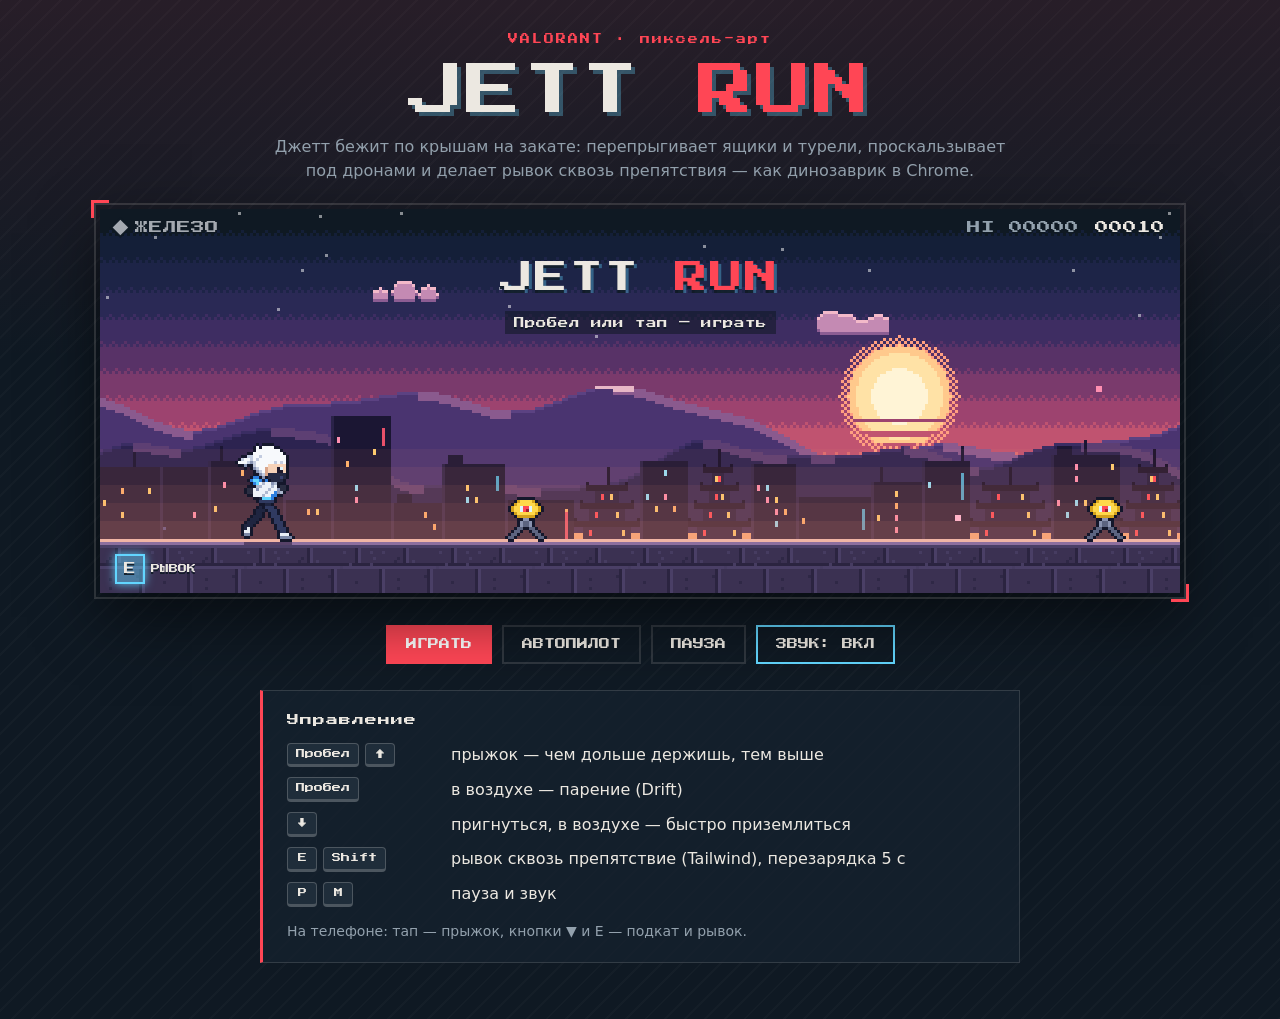
<file: jett-runner/index.html>
<!DOCTYPE html>
<html lang="ru">
<head>
    <meta charset="UTF-8">
    <meta name="viewport" content="width=device-width, initial-scale=1">
    <title>Jett Run — пиксельная Джетт</title>
    <meta name="description" content="Пиксельная Джетт из VALORANT бежит, прыгает и уклоняется от препятствий — анимация и мини-игра в стиле динозаврика из Chrome.">
    <link rel="icon" href="data:image/svg+xml,%3Csvg xmlns='http://www.w3.org/2000/svg' viewBox='0 0 16 16' shape-rendering='crispEdges'%3E%3Crect width='16' height='16' fill='%230f1923'/%3E%3Cpath d='M8 1l4 7-4 7-4-7z' fill='%2362d6ff'/%3E%3Cpath d='M8 4l2 4-2 4-2-4z' fill='%23ece8e1'/%3E%3C/svg%3E">
    <link rel="preconnect" href="https://fonts.googleapis.com">
    <link rel="preconnect" href="https://fonts.gstatic.com" crossorigin>
    <link href="https://fonts.googleapis.com/css2?family=Press+Start+2P&display=swap" rel="stylesheet">
    <link rel="stylesheet" href="style.css">
</head>
<body>
<main class="page">
    <header class="intro">
        <p class="intro__tag">VALORANT · пиксель-арт</p>
        <h1 class="intro__title">JETT <span>RUN</span></h1>
        <p class="intro__text">
            Джетт бежит по крышам на закате: перепрыгивает ящики и турели, проскальзывает под дронами
            и делает рывок сквозь препятствия — как динозаврик в Chrome.
        </p>
    </header>

    <div class="stage" id="stage">
        <section class="game" id="game" data-mode="demo" data-paused="false" aria-label="Игра Jett Run">
            <canvas class="game__screen" id="screen" width="360" height="128" role="img"
                    aria-label="Пиксельная Джетт бежит, прыгает и уклоняется от препятствий"></canvas>

            <div class="hud">
                <div class="hud__rank"><span class="hud__rank-icon" aria-hidden="true"></span><span id="rank">ЖЕЛЕЗО</span></div>
                <div class="hud__score">
                    <span class="hud__best">HI <span id="best">00000</span></span>
                    <span id="score">00000</span>
                </div>
            </div>

            <div class="ability is-ready" id="ability" title="Рывок (Tailwind)">
                <span class="ability__key">E</span>
                <span class="ability__name">РЫВОК</span>
            </div>

            <p class="banner" id="banner" aria-live="polite"></p>

            <div class="overlay overlay--demo">
                <p class="overlay__title">JETT <span>RUN</span></p>
                <p class="overlay__hint">Пробел или тап — играть</p>
            </div>

            <div class="overlay overlay--over" aria-live="polite">
                <p class="overlay__title overlay__title--defeat">ПОРАЖЕНИЕ</p>
                <p class="overlay__record" id="final-record" hidden>Новый рекорд!</p>
                <dl class="overlay__stats">
                    <div><dt>Счёт</dt><dd id="final-score">00000</dd></div>
                    <div><dt>Рекорд</dt><dd id="final-best">00000</dd></div>
                    <div><dt>Ранг</dt><dd id="final-rank">ЖЕЛЕЗО</dd></div>
                </dl>
                <div class="overlay__buttons">
                    <button type="button" class="btn btn--primary" data-action="play">Ещё раунд</button>
                    <button type="button" class="btn" data-action="demo">Демо</button>
                </div>
            </div>

            <div class="overlay overlay--paused">
                <p class="overlay__title">ПАУЗА</p>
                <p class="overlay__hint">P или пробел — продолжить</p>
            </div>
        </section>
    </div>

    <div class="touch" aria-hidden="true">
        <button type="button" class="touch__btn" data-touch="down" tabindex="-1">▼ Подкат</button>
        <button type="button" class="touch__btn touch__btn--dash" data-touch="dash" tabindex="-1">E Рывок</button>
    </div>

    <div class="toolbar">
        <button type="button" class="btn btn--primary" data-action="play">Играть</button>
        <button type="button" class="btn" data-action="demo">Автопилот</button>
        <button type="button" class="btn" id="btn-pause" data-action="pause" aria-pressed="false">Пауза</button>
        <button type="button" class="btn" id="btn-sound" data-action="sound" aria-pressed="true">Звук: вкл</button>
    </div>

    <section class="controls" aria-labelledby="controls-title">
        <h2 class="controls__title" id="controls-title">Управление</h2>
        <ul class="controls__list">
            <li><span class="keys"><kbd>Пробел</kbd><kbd>↑</kbd></span> прыжок — чем дольше держишь, тем выше</li>
            <li><span class="keys"><kbd>Пробел</kbd></span> в воздухе — парение (Drift)</li>
            <li><span class="keys"><kbd>↓</kbd></span> пригнуться, в воздухе — быстро приземлиться</li>
            <li><span class="keys"><kbd>E</kbd><kbd>Shift</kbd></span> рывок сквозь препятствие (Tailwind), перезарядка 5 с</li>
            <li><span class="keys"><kbd>P</kbd><kbd>M</kbd></span> пауза и звук</li>
        </ul>
        <p class="controls__note">На телефоне: тап — прыжок, кнопки ▼ и E — подкат и рывок.</p>
    </section>
</main>

<script src="sprites.js"></script>
<script src="game.js"></script>
</body>
</html>
</file>
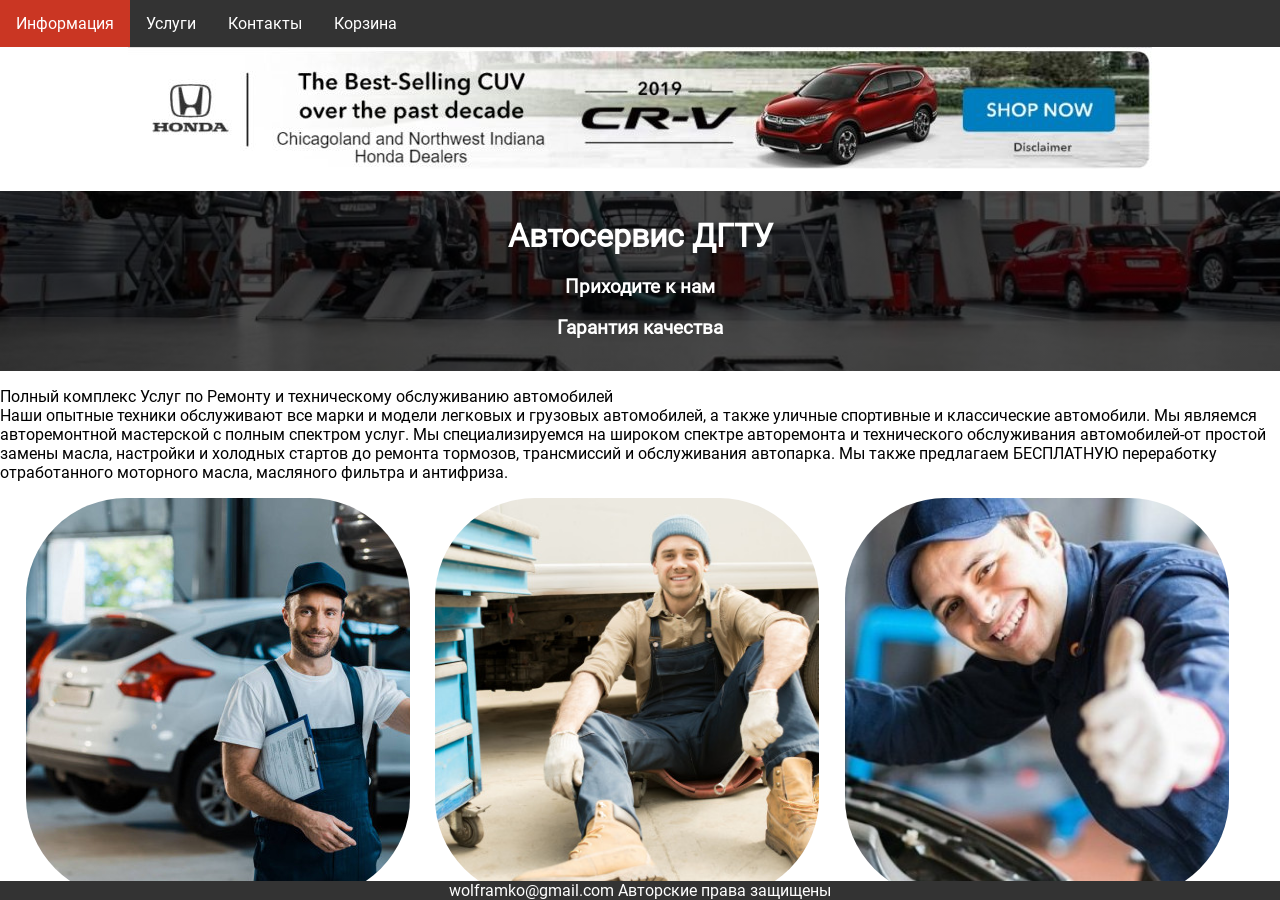
<file: site/index.html>
<html lang="ru">
<head>
    <meta charset="UTF-8"/>
    <title>Магазин Автосервис</title>
    <link rel="stylesheet" href="style.css"/>
</head>

<body>
<nav>
    <ul>
        <li class="active"><a href="index.html">Информация</a></li>
        <li><a href="service/service.html">Услуги</a></li>
        <li><a href="contacts/contacts.html">Контакты</a></li>
        <li><a href="checkout/checkout.html">Корзина</a></li>
    </ul>
</nav>
<div class="ad"><img src="images/27-1024x123.jpg" alt=""></div>
<div class="background">
    <div class="promo">
        <h1>Автосервис ДГТУ</h1>
        <h3>Приходите к нам</h3>
        <h3>Гарантия качества</h3>
    </div>
</div>

<div class="about">
    <p>
        Полный комплекс Услуг по Ремонту и техническому обслуживанию автомобилей <br>
        Наши опытные техники обслуживают все марки и модели легковых и грузовых автомобилей, а также уличные спортивные
        и
        классические автомобили. Мы являемся авторемонтной мастерской с полным спектром услуг. Мы специализируемся на
        широком спектре авторемонта и технического обслуживания автомобилей-от
        простой замены масла, настройки и холодных стартов до ремонта тормозов, трансмиссий и обслуживания автопарка.
        Мы также предлагаем БЕСПЛАТНУЮ переработку отработанного моторного масла, масляного фильтра и антифриза.
    </p>
</div>
<div class="gallery">
    <div class="inline"><img src="./images/mech1.jpg" alt=""></div>
    <div class="inline"><img src="./images/mech2.jpg" alt=""></div>
    <div class="inline"><img src="./images/mech3.jpg" alt=""></div>
    <br class="clearBoth"/>
</div>
<footer><span>wolframko@gmail.com</span> <span>Авторские права защищены</span></footer>
</body>
</html>
</file>
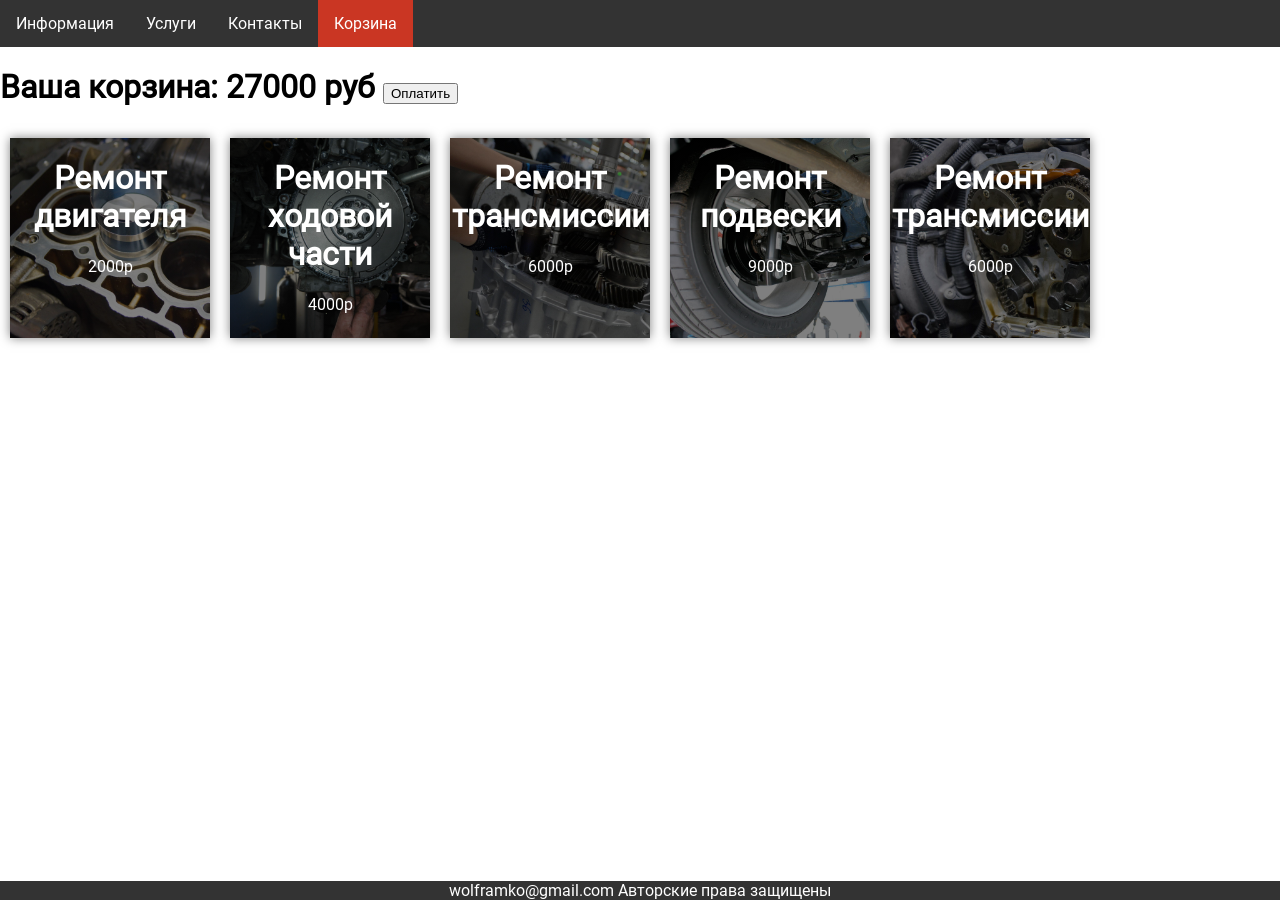
<file: site/checkout/checkout.html>
<html>
<head>
    <meta charset="UTF-8">
    <link rel="stylesheet" href="../style.css">
    <title>Магазин Автосервис</title>
</head>
<body>
<nav>
    <ul>
        <li><a href="../index.html">Информация</a></li>
        <li><a href="../service/service.html">Услуги</a></li>
        <li><a href="../contacts/contacts.html">Контакты</a></li>
        <li class="active"><a href="checkout.html">Корзина</a></li>
    </ul>
</nav>

<div>
    <h1>Ваша корзина: 27000 руб <button>Оплатить</button></h1>
    <div class="checkout-card" id="card-1">
        <h1>Ремонт двигателя</h1>
        <p>2000р</p>
    </div>
    <div class="checkout-card" id="card-2">
        <h1>Ремонт ходовой части</h1>
        <p>4000p</p>
    </div>
    <div class="checkout-card" id="card-3">
        <h1>Ремонт трансмиссии</h1>
        <p>6000p</p>
    </div>
    <div class="checkout-card" id="card-4">
        <h1>Ремонт подвески</h1>
        <p>9000p</p>
    </div>
    <div class="checkout-card" id="card-5">
        <h1>Ремонт трансмиссии</h1>
        <p>6000p</p>
    </div>
</div>
<footer><span>wolframko@gmail.com</span> <span>Авторские права защищены</span></footer>
</body>
</html>
</file>
<file: jett-runner/style.css>
:root {
    --bg: #0f1923;
    --panel: rgba(22, 34, 46, 0.72);
    --line: rgba(236, 232, 225, 0.14);
    --text: #ece8e1;
    --muted: #93a1ad;
    --red: #ff4655;
    --cyan: #62d6ff;
    --pixel: 'Press Start 2P', 'Courier New', monospace;
    --px: 3px; /* сколько CSS-пикселей в одном пикселе сцены — выставляет game.js */
    --rank: #a4a9b0;
    color-scheme: dark;
}

*,
*::before,
*::after {
    box-sizing: border-box;
}

body {
    margin: 0;
    min-height: 100vh;
    background:
        linear-gradient(180deg, rgba(255, 70, 85, 0.1), transparent 360px),
        repeating-linear-gradient(135deg, rgba(236, 232, 225, 0.025) 0 2px, transparent 2px 14px),
        var(--bg);
    color: var(--text);
    font-family: system-ui, -apple-system, 'Segoe UI', Roboto, sans-serif;
    line-height: 1.5;
}

.page {
    max-width: 1480px;
    margin: 0 auto;
    padding: 32px 16px 56px;
    display: flex;
    flex-direction: column;
    align-items: center;
    gap: 26px;
}

/* ---------- Заголовок ---------- */

.intro {
    max-width: 760px;
    text-align: center;
}

.intro__tag {
    margin: 0;
    font-family: var(--pixel);
    font-size: 10px;
    letter-spacing: 2px;
    color: var(--red);
}

.intro__title {
    margin: 14px 0 12px;
    font-family: var(--pixel);
    font-size: clamp(28px, 6vw, 56px);
    font-weight: 400;
    line-height: 1.1;
    letter-spacing: 2px;
    text-shadow: 4px 4px 0 rgba(98, 214, 255, 0.3);
}

.intro__title span,
.overlay__title span {
    color: var(--red);
}

.intro__text {
    margin: 0;
    color: var(--muted);
    font-size: 16px;
}

/* ---------- Игровой экран ---------- */

.stage {
    width: 100%;
    display: flex;
    justify-content: center;
}

.game {
    position: relative;
    line-height: 0;
    outline: 2px solid var(--line);
    outline-offset: 4px;
    box-shadow: 0 24px 60px rgba(0, 0, 0, 0.55);
    user-select: none;
    -webkit-user-select: none;
    -webkit-touch-callout: none;
    -webkit-tap-highlight-color: transparent;
    touch-action: manipulation;
    cursor: pointer;
}

/* во время игры жесты на сцене не листают страницу */
.game[data-mode="play"] {
    touch-action: none;
}

/* уголки в стиле интерфейса VALORANT */
.game::before,
.game::after {
    content: '';
    position: absolute;
    width: 18px;
    height: 18px;
    pointer-events: none;
}

.game::before {
    top: -9px;
    left: -9px;
    border-top: 3px solid var(--red);
    border-left: 3px solid var(--red);
}

.game::after {
    right: -9px;
    bottom: -9px;
    border-right: 3px solid var(--red);
    border-bottom: 3px solid var(--red);
}

.game__screen {
    display: block;
    image-rendering: crisp-edges;
    image-rendering: pixelated;
}

/* ---------- HUD ---------- */

.hud {
    position: absolute;
    top: 0;
    left: 0;
    right: 0;
    display: flex;
    justify-content: space-between;
    align-items: flex-start;
    padding: calc(var(--px) * 4) calc(var(--px) * 5);
    font-family: var(--pixel);
    font-size: max(8px, calc(var(--px) * 4.5));
    line-height: 1;
    text-shadow: 0 2px 0 rgba(15, 25, 35, 0.9);
    pointer-events: none;
}

.hud__rank {
    display: flex;
    align-items: center;
    gap: 0.7em;
    color: var(--rank);
}

.hud__rank-icon {
    width: 0.8em;
    height: 0.8em;
    background: var(--rank);
    transform: rotate(45deg);
    box-shadow: 0 0 0 2px rgba(15, 25, 35, 0.8);
}

.hud__score {
    display: flex;
    gap: 1.2em;
}

.hud__best {
    color: var(--muted);
}

#score.is-flash {
    animation: flash 0.9s steps(1) 1;
}

@keyframes flash {
    0%, 34%, 68% { opacity: 0; }
    17%, 51%, 85%, 100% { opacity: 1; }
}

.ability {
    --cooldown: 0;
    position: absolute;
    left: calc(var(--px) * 5);
    bottom: calc(var(--px) * 3);
    display: flex;
    align-items: center;
    gap: calc(var(--px) * 2);
    font-family: var(--pixel);
    font-size: max(7px, calc(var(--px) * 3));
    line-height: 1;
    text-shadow: 0 2px 0 rgba(15, 25, 35, 0.9);
    pointer-events: none;
}

.ability__key {
    display: grid;
    place-items: center;
    width: calc(var(--px) * 10);
    height: calc(var(--px) * 10);
    font-size: 1.3em;
    border: 2px solid var(--cyan);
    background: linear-gradient(
        to top,
        rgba(98, 214, 255, 0.45) calc((1 - var(--cooldown)) * 100%),
        rgba(15, 25, 35, 0.85) 0
    );
}

.ability:not(.is-ready) {
    opacity: 0.65;
}

.ability.is-ready .ability__key {
    box-shadow: 0 0 calc(var(--px) * 3) rgba(98, 214, 255, 0.85);
}

.banner {
    --rank: var(--text);
    position: absolute;
    top: calc(var(--px) * 2.5);
    left: 50%;
    margin: 0;
    padding: calc(var(--px) * 1.5) calc(var(--px) * 4);
    font-family: var(--pixel);
    font-size: max(7px, calc(var(--px) * 3.5));
    line-height: 1;
    white-space: nowrap;
    color: var(--rank);
    background: rgba(15, 25, 35, 0.85);
    border-left: 3px solid var(--rank);
    border-right: 3px solid var(--rank);
    transform: translateX(-50%);
    opacity: 0;
    pointer-events: none;
}

.banner.is-visible {
    animation: banner 2.2s ease-out both;
}

@keyframes banner {
    0% { opacity: 0; transform: translate(-50%, -8px); }
    10%, 80% { opacity: 1; transform: translate(-50%, 0); }
    100% { opacity: 0; transform: translate(-50%, 0); }
}

/* ---------- Оверлеи ---------- */

.overlay {
    position: absolute;
    inset: 0;
    display: none;
    flex-direction: column;
    align-items: center;
    justify-content: center;
    gap: calc(var(--px) * 4);
    padding: calc(var(--px) * 6);
    font-family: var(--pixel);
    line-height: 1.3;
    text-align: center;
}

.overlay p {
    margin: 0;
}

.overlay__title {
    font-size: max(16px, calc(var(--px) * 11));
    letter-spacing: 2px;
    text-shadow:
        0 var(--px) 0 rgba(15, 25, 35, 0.9),
        var(--px) var(--px) 0 rgba(98, 214, 255, 0.35);
}

.overlay__title--defeat {
    color: var(--red);
}

.overlay__hint {
    padding: calc(var(--px) * 1.5) calc(var(--px) * 3);
    font-size: max(8px, calc(var(--px) * 3.5));
    background: rgba(15, 25, 35, 0.55);
    text-shadow: 0 2px 0 rgba(15, 25, 35, 0.9);
    animation: blink 1.2s steps(2, jump-none) infinite;
}

.overlay__record {
    font-size: max(8px, calc(var(--px) * 3.5));
    color: var(--cyan);
    animation: blink 0.8s steps(2, jump-none) infinite;
}

@keyframes blink {
    50% { opacity: 0.3; }
}

.overlay__stats {
    display: flex;
    gap: calc(var(--px) * 9);
    margin: 0;
    font-size: max(7px, calc(var(--px) * 3));
}

.overlay__stats dt {
    margin-bottom: calc(var(--px) * 2);
    color: var(--muted);
}

.overlay__stats dd {
    margin: 0;
    font-size: 1.35em;
}

.overlay__buttons {
    display: flex;
    gap: calc(var(--px) * 4);
}

.overlay .btn {
    font-size: max(8px, calc(var(--px) * 3.2));
    padding: calc(var(--px) * 3) calc(var(--px) * 5);
}

/* демо: название висит в небе и не мешает смотреть анимацию */
.game[data-mode="demo"][data-paused="false"] .overlay--demo {
    display: flex;
    justify-content: flex-start;
    padding-top: calc(var(--px) * 16);
    pointer-events: none;
}

.game[data-mode="over"] .overlay--over {
    display: flex;
    background: rgba(15, 25, 35, 0.62);
    animation: fade-in 0.35s 0.3s both;
}

.game[data-paused="true"] .overlay--paused {
    display: flex;
    background: rgba(15, 25, 35, 0.6);
}

@keyframes fade-in {
    from { opacity: 0; }
}

/* ---------- Кнопки ---------- */

.btn {
    padding: 12px 18px;
    font-family: var(--pixel);
    font-size: 11px;
    line-height: 1;
    text-transform: uppercase;
    color: var(--text);
    background: rgba(15, 25, 35, 0.6);
    border: 2px solid var(--line);
    cursor: pointer;
    transition: background-color 0.15s, border-color 0.15s;
}

.btn:hover {
    border-color: var(--text);
}

.btn:focus-visible {
    outline: 2px solid var(--cyan);
    outline-offset: 3px;
}

.btn--primary {
    color: #fff;
    background: var(--red);
    border-color: var(--red);
}

.btn--primary:hover {
    background: #ff5f6c;
    border-color: #ff5f6c;
}

.btn[aria-pressed="true"] {
    border-color: var(--cyan);
}

.btn:disabled {
    opacity: 0.4;
    cursor: default;
}

.btn:disabled:hover {
    border-color: var(--line);
}

.toolbar {
    display: flex;
    flex-wrap: wrap;
    justify-content: center;
    gap: 10px;
    margin-top: 6px;
}

/* ---------- Кнопки для телефона ---------- */

.touch {
    display: none;
}

/* на телефоне кнопки подката и рывка — под сценой, чтобы не закрывать препятствия */
@media (hover: none) and (pointer: coarse) {
    body[data-mode="play"] .touch {
        display: flex;
        justify-content: space-between;
        gap: 16px;
        width: 100%;
        max-width: 520px;
    }

    .touch__btn {
        flex: 1;
        min-height: 56px;
        font-family: var(--pixel);
        font-size: 12px;
        color: var(--text);
        background: rgba(22, 34, 46, 0.9);
        border: 2px solid rgba(236, 232, 225, 0.35);
        touch-action: none;
        -webkit-user-select: none;
        user-select: none;
    }

    .touch__btn:active {
        background: rgba(98, 214, 255, 0.2);
    }

    .touch__btn--dash {
        border-color: var(--cyan);
    }
}

/* ---------- Управление ---------- */

.controls {
    width: 100%;
    max-width: 760px;
    padding: 20px 24px;
    background: var(--panel);
    border: 1px solid var(--line);
    border-left: 3px solid var(--red);
}

.controls__title {
    margin: 0 0 14px;
    font-family: var(--pixel);
    font-size: 12px;
    font-weight: 400;
    letter-spacing: 1px;
}

.controls__list {
    display: grid;
    gap: 10px;
    margin: 0;
    padding: 0;
    list-style: none;
}

.controls__list li {
    display: flex;
    align-items: center;
    gap: 14px;
}

.keys {
    display: inline-flex;
    flex: none;
    gap: 6px;
    min-width: 150px;
}

kbd {
    display: inline-block;
    min-width: 30px;
    padding: 5px 8px;
    font-family: var(--pixel);
    font-size: 9px;
    line-height: 1.2;
    text-align: center;
    color: var(--text);
    background: #1f2d3a;
    border: 1px solid rgba(236, 232, 225, 0.22);
    border-bottom-width: 3px;
    border-radius: 4px;
}

.controls__note {
    margin: 14px 0 0;
    color: var(--muted);
    font-size: 14px;
}

@media (max-width: 640px) {
    .page {
        padding-top: 20px;
        gap: 20px;
    }

    .overlay {
        gap: 6px;
        padding: 8px;
    }

    .overlay__title {
        font-size: max(12px, calc(var(--px) * 10));
    }

    .overlay__stats {
        gap: 16px;
    }

    .overlay__stats dt {
        margin-bottom: 2px;
    }

    .ability__name {
        display: none;
    }

    .banner {
        top: 22px;
    }

    .controls {
        padding: 16px;
    }

    .controls__list li {
        flex-wrap: wrap;
        gap: 6px 12px;
    }
}

@media (prefers-reduced-motion: reduce) {
    .overlay__hint,
    .overlay__record,
    #score.is-flash,
    .game[data-mode="over"] .overlay--over {
        animation: none;
    }

    .banner.is-visible {
        animation: none;
        opacity: 1;
    }
}
</file>
<file: site/style.css>
@font-face {
    font-family: Roboto;
    src: url(fonts/Roboto-Regular.ttf);
}

ul {
    list-style-type: none;
}

nav ul {
    margin: 0;
    padding: 0;
    overflow: hidden;
    background-color: #333;
}

body {
    margin: 0 !important;
    padding: 0 !important;
    font-family: Roboto, sans-serif;
}

nav li {
    float: left;
}

nav li a:hover {
    background-color: rgb(65, 13, 13);
}

.active {
    background-color: #ca3623;
}

nav li a {
    display: block;
    color: white;
    text-align: center;
    padding: 14px 16px;
    text-decoration: none;
}

.background {
    background: url(./images/avtoservis.jpg) no-repeat 40% 60%;
    background-size: cover;
}

.promo {
    height: 20%;
    background-size: 100%;
    background: linear-gradient(rgba(0, 0, 0, 0.7), rgba(0, 0, 0, 0.7)) 40% 60%;
    color: white;
    text-align: center;
}

.promo h1 {
    position: relative;
    padding-top: 2%;
}

div.inline {
    float: left;
    width: 30%;
}

footer {
    position: absolute;
    width: 100%;
    bottom: 0;
    background-color: #333;
    color: white;
    text-align: center;
}

.ad {
    text-align: center;
}

.clearBoth {
    clear: both;
}

.gallery div {
    height: 400px;
    margin-left: 2%;
    width: 30%;
}

.gallery img {
    width: 100%;
    height: 100%;
    object-fit: cover;
    border-radius: 100px;
}

table {
    width: 100%;
    border: 3px solid purple;
    table-layout: fixed;
    background: url("images/mclaren.jpg") no-repeat 40% 50%;
    background-size: cover;
    color: white;
}

th {
    background-color: #ca3623;
    color: white;
}

table, th, td {
    border: 1px solid black;
    border-collapse: collapse;
}

.checkout-card {
    width: 200px;
    height: 200px;
    box-shadow: 0 0 10px rgba(0, 0, 0, 0.5);
    color: white;
    text-align: center;
    margin: 10px;
    float: left;
}

#card-1 {
    background: linear-gradient(rgba(0, 0, 0, 0.5), rgba(0, 0, 0, 0.5)), url("images/25.jpg") no-repeat;
    background-size: cover;
}

#card-2 {
    background: linear-gradient(rgba(0, 0, 0, 0.5), rgba(0, 0, 0, 0.5)), url("images/28.jpg") no-repeat;
    background-size: cover;
}

#card-3 {
    background: linear-gradient(rgba(0, 0, 0, 0.5), rgba(0, 0, 0, 0.5)), url("images/30.jpg") no-repeat;
    background-size: cover;
}

#card-4 {
    background: linear-gradient(rgba(0, 0, 0, 0.5), rgba(0, 0, 0, 0.5)), url("images/36.jpg") no-repeat;
    background-size: cover;
}

#card-5 {
    background: linear-gradient(rgba(0, 0, 0, 0.5), rgba(0, 0, 0, 0.5)), url("images/grm.jpg") no-repeat;
    background-size: cover;
}
</file>
